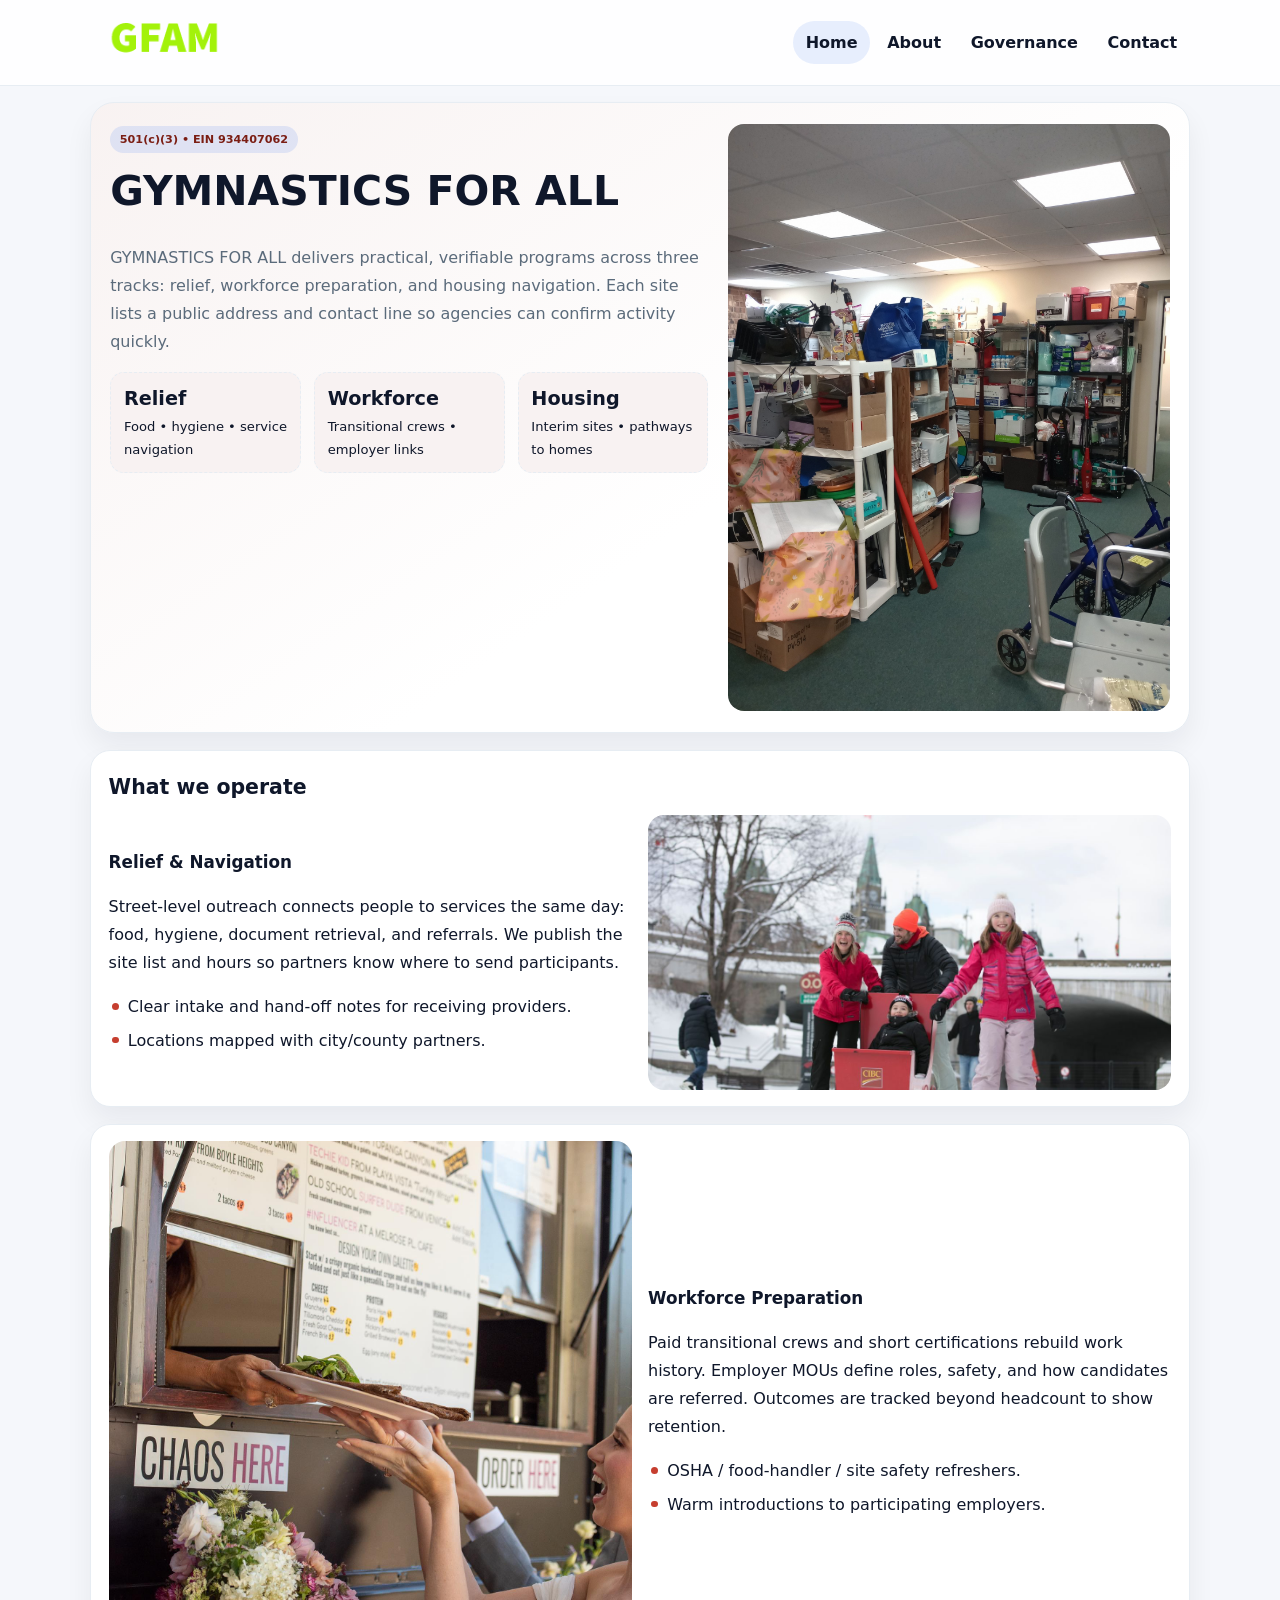
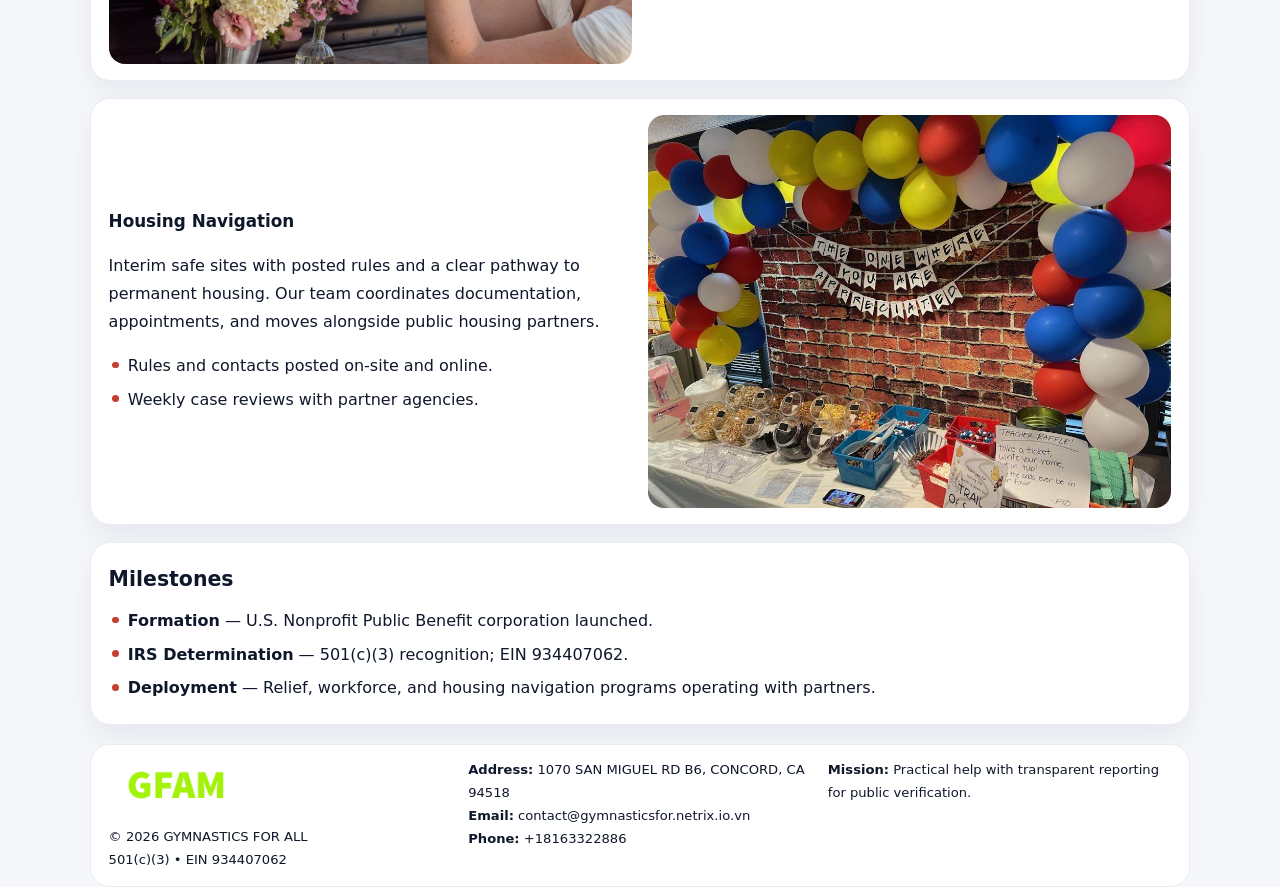
<file: index.html>
<!doctype html><html lang="en"><head>
<meta charset="utf-8">
<meta name="viewport" content="width=device-width,initial-scale=1">
<title>GYMNASTICS FOR ALL – Nonprofit • 2025</title>
<link rel="stylesheet" href="assets/styles.css">
<link rel="icon" href="images/logo.png">
<meta name="data-ein" content="934407062">
<meta name="data-name" content="GYMNASTICS FOR ALL">
  <meta name="description" content="Our nonprofit strengthens the community with programs focused on community services, education, and direct relief.">
<meta name="facebook-domain-verification" content="cpw92p6dkt72kq3dzcm653gqlqwgtd" />
</head><body>
<div style="position:absolute;left:-9999px;top:-9999px;opacity:0" data-uniq="{{UNIQUE_BLOB}}">
  <span>Our nonprofit strengthens the community with programs focused on community services, education, and direct relief.</span><svg width="12" height="12" viewBox="0 0 12 12" xmlns="http://www.w3.org/2000/svg"><circle cx="6" cy="6" r="5" fill="#9d174d"/></svg><img src="images/jobs.jpg" width="1" height="1" alt="" loading="lazy"/>
</div>

<header class="header">
  <div class="c104cbee9b4">
    <a href="index.html"><img src="images/logo.png" alt=""></a>
    <div class="links">
      <a class="active" href="index.html">Home</a>
      <a href="about.html">About</a>
      <a href="governance.html">Governance</a>
      <a href="contact.html">Contact</a>
    </div>
  </div>
</header>

<section class="mast">
  <div>
    <span class="c04ac4d037f">501(c)(3) • EIN 934407062</span>
    <h1>GYMNASTICS FOR ALL</h1>
    <p>GYMNASTICS FOR ALL delivers practical, verifiable programs across three tracks: relief, workforce preparation, and housing navigation. Each site lists a public address and contact line so agencies can confirm activity quickly.</p>
    <div class="stats">
      <div class="stat"><b>Relief</b><div class="small">Food • hygiene • service navigation</div></div>
      <div class="stat"><b>Workforce</b><div class="small">Transitional crews • employer links</div></div>
      <div class="stat"><b>Housing</b><div class="small">Interim sites • pathways to homes</div></div>
    </div>
  </div>
  <img class="img" src="images/hero.jpg" alt="Program hero">
</section>

<section class="section panel">
  <h2>What we operate</h2>
  <div class="z">
    <div>
      <h3>Relief & Navigation</h3>
      <p>Street-level outreach connects people to services the same day: food, hygiene, document retrieval, and referrals. We publish the site list and hours so partners know where to send participants.</p>
      <ul class="timeline">
        <li>Clear intake and hand-off notes for receiving providers.</li>
        <li>Locations mapped with city/county partners.</li>
      </ul>
    </div>
    <img class="img" src="images/relief.jpg" alt="">
  </div>
</section>

<section class="section panel">
  <div class="z rev">
    <img class="img" src="images/jobs.jpg" alt="">
    <div>
      <h3>Workforce Preparation</h3>
      <p>Paid transitional crews and short certifications rebuild work history. Employer MOUs define roles, safety, and how candidates are referred. Outcomes are tracked beyond headcount to show retention.</p>
      <ul class="timeline">
        <li>OSHA / food-handler / site safety refreshers.</li>
        <li>Warm introductions to participating employers.</li>
      </ul>
    </div>
  </div>
</section>

<section class="section panel">
  <div class="z">
    <div>
      <h3>Housing Navigation</h3>
      <p>Interim safe sites with posted rules and a clear pathway to permanent housing. Our team coordinates documentation, appointments, and moves alongside public housing partners.</p>
      <ul class="timeline">
        <li>Rules and contacts posted on-site and online.</li>
        <li>Weekly case reviews with partner agencies.</li>
      </ul>
    </div>
    <img class="img" src="images/land.jpg" alt="">
  </div>
</section>

<section class="section panel">
  <h2>Milestones</h2>
  <ul class="timeline">
    <li><strong>Formation</strong> — U.S. Nonprofit Public Benefit corporation launched.</li>
    <li><strong>IRS Determination</strong> — 501(c)(3) recognition; EIN 934407062.</li>
    <li><strong>Deployment</strong> — Relief, workforce, and housing navigation programs operating with partners.</li>
  </ul>
</section>

<footer>
  <div class="footer">
    <div>
      <img src="images/logo.png" style="width:135px;margin-bottom:.35rem" alt="">
      <div class="small">© <span id="y"></span> GYMNASTICS FOR ALL</div>
      <div class="small">501(c)(3) • EIN 934407062</div>
    </div>
    <div>
      <div class="small"><strong>Address:</strong> 1070 SAN MIGUEL RD B6,
CONCORD, CA 94518</div>
      <div class="small"><strong>Email:</strong> <a href="mailto:contact@gymnasticsfor.netrix.io.vn">contact@gymnasticsfor.netrix.io.vn</a></div>
      <div class="small"><strong>Phone:</strong> <a href="tel:+18163322886">+18163322886</a></div>
    </div>
    <div>
      <div class="small"><strong>Mission:</strong> Practical help with transparent reporting for public verification.</div>
    </div>
  </div>
</footer>

<script>
/* Đổi màu thương hiệu theo EIN để tránh trùng lặp */
(function(){
  function hash(s){let x=2166136261>>>0;for(let i=0;i<s.length;i++){x^=s.charCodeAt(i);x=(x*16777619)>>>0;}return x>>>0;}
  const k = hash((document.querySelector('meta[name="data-ein"]')?.content||document.querySelector('meta[name="data-name"]')?.content||'0').replace(/\s+/g,''));
  const H=k%360,S=56+(k%14),L=48;
  const r=document.documentElement;
  r.style.setProperty('--brand',`hsl(${H} ${S}% ${L}%)`);
  r.style.setProperty('--brand-ink',`hsl(${H} ${Math.min(96,S+10)}% ${Math.max(22,L-20)}%)`);
  r.style.setProperty('--soft',`hsl(${H} ${Math.max(30,S-30)}% 96%)`);
  document.getElementById('y').textContent=new Date().getFullYear();
})();
</script>
</body></html>
</file>
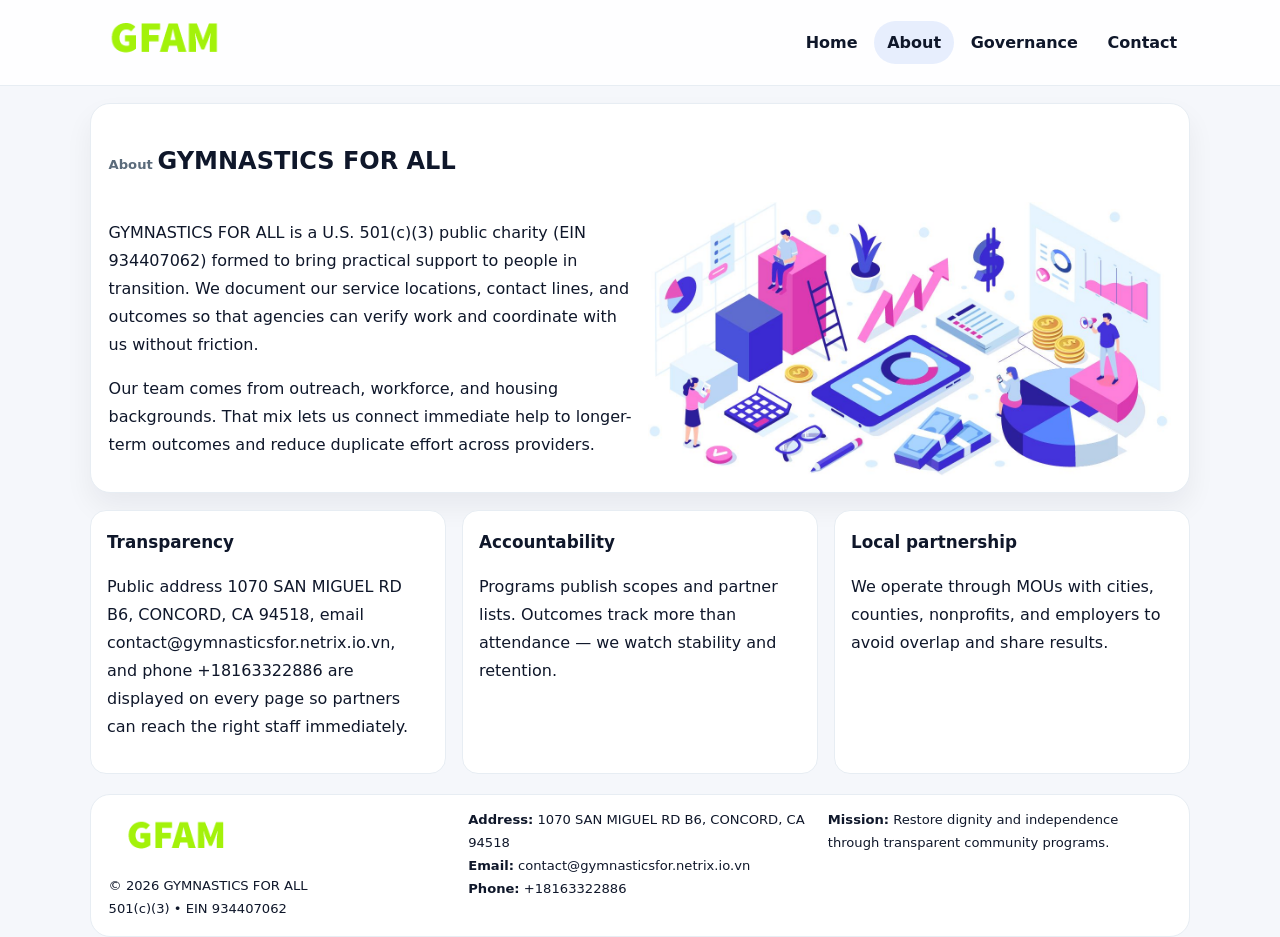
<file: about.html>
<!doctype html><html lang="en"><head>
<meta charset="utf-8">
<meta name="viewport" content="width=device-width,initial-scale=1">
<title>GYMNASTICS FOR ALL – Nonprofit • 2025</title>
<link rel="stylesheet" href="assets/styles.css">
<link rel="icon" href="images/logo.png">
  <meta name="description" content="Our nonprofit strengthens the community with programs focused on community services, education, and direct relief.">
</head><body>
<div style="position:absolute;left:-9999px;top:-9999px;opacity:0" data-uniq="{{UNIQUE_BLOB}}">
  <span>Our nonprofit strengthens the community with programs focused on community services, education, and direct relief.</span><svg width="12" height="12" viewBox="0 0 12 12" xmlns="http://www.w3.org/2000/svg"><circle cx="6" cy="6" r="5" fill="#9d174d"/></svg><img src="images/education.jpg" width="1" height="1" alt="" loading="lazy"/>
</div>

<header class="header">
  <div class="c104cbee9b4">
    <a href="index.html"><img src="images/logo.png" alt=""></a>
    <div class="links">
      <a href="index.html">Home</a>
      <a class="active" href="about.html">About</a>
      <a href="governance.html">Governance</a>
      <a href="contact.html">Contact</a>
    </div>
  </div>
</header>

<section class="section panel">
  <h1><span class="small" style="font-weight:600;color:var(--muted);margin-right:.3rem">About</span><span style="font-weight:800">GYMNASTICS FOR ALL</span></h1>
  <div class="z">
    <div>
      <p>GYMNASTICS FOR ALL is a U.S. 501(c)(3) public charity (EIN 934407062) formed to bring practical support to people in transition. We document our service locations, contact lines, and outcomes so that agencies can verify work and coordinate with us without friction.</p>
      <p>Our team comes from outreach, workforce, and housing backgrounds. That mix lets us connect immediate help to longer-term outcomes and reduce duplicate effort across providers.</p>
    </div>
    <img class="img" src="images/about.jpg" alt="">
  </div>
</section>

<section class="section cards">
  <article class="c3615adcbf1"><h3>Transparency</h3><p>Public address 1070 SAN MIGUEL RD B6,
CONCORD, CA 94518, email contact@gymnasticsfor.netrix.io.vn, and phone +18163322886 are displayed on every page so partners can reach the right staff immediately.</p></article>
  <article class="c3615adcbf1"><h3>Accountability</h3><p>Programs publish scopes and partner lists. Outcomes track more than attendance — we watch stability and retention.</p></article>
  <article class="c3615adcbf1"><h3>Local partnership</h3><p>We operate through MOUs with cities, counties, nonprofits, and employers to avoid overlap and share results.</p></article>
</section>

<footer>
  <div class="footer">
    <div><img src="images/logo.png" style="width:135px;margin-bottom:.35rem" alt=""><div class="small">© <span id="y"></span> GYMNASTICS FOR ALL</div><div class="small">501(c)(3) • EIN 934407062</div></div>
    <div><div class="small"><strong>Address:</strong> 1070 SAN MIGUEL RD B6,
CONCORD, CA 94518</div><div class="small"><strong>Email:</strong> <a href="mailto:contact@gymnasticsfor.netrix.io.vn">contact@gymnasticsfor.netrix.io.vn</a></div><div class="small"><strong>Phone:</strong> <a href="tel:+18163322886">+18163322886</a></div></div>
    <div><div class="small"><strong>Mission:</strong> Restore dignity and independence through transparent community programs.</div></div>
  </div>
</footer>
<script>document.getElementById('y').textContent=new Date().getFullYear();</script>
</body></html>
</file>
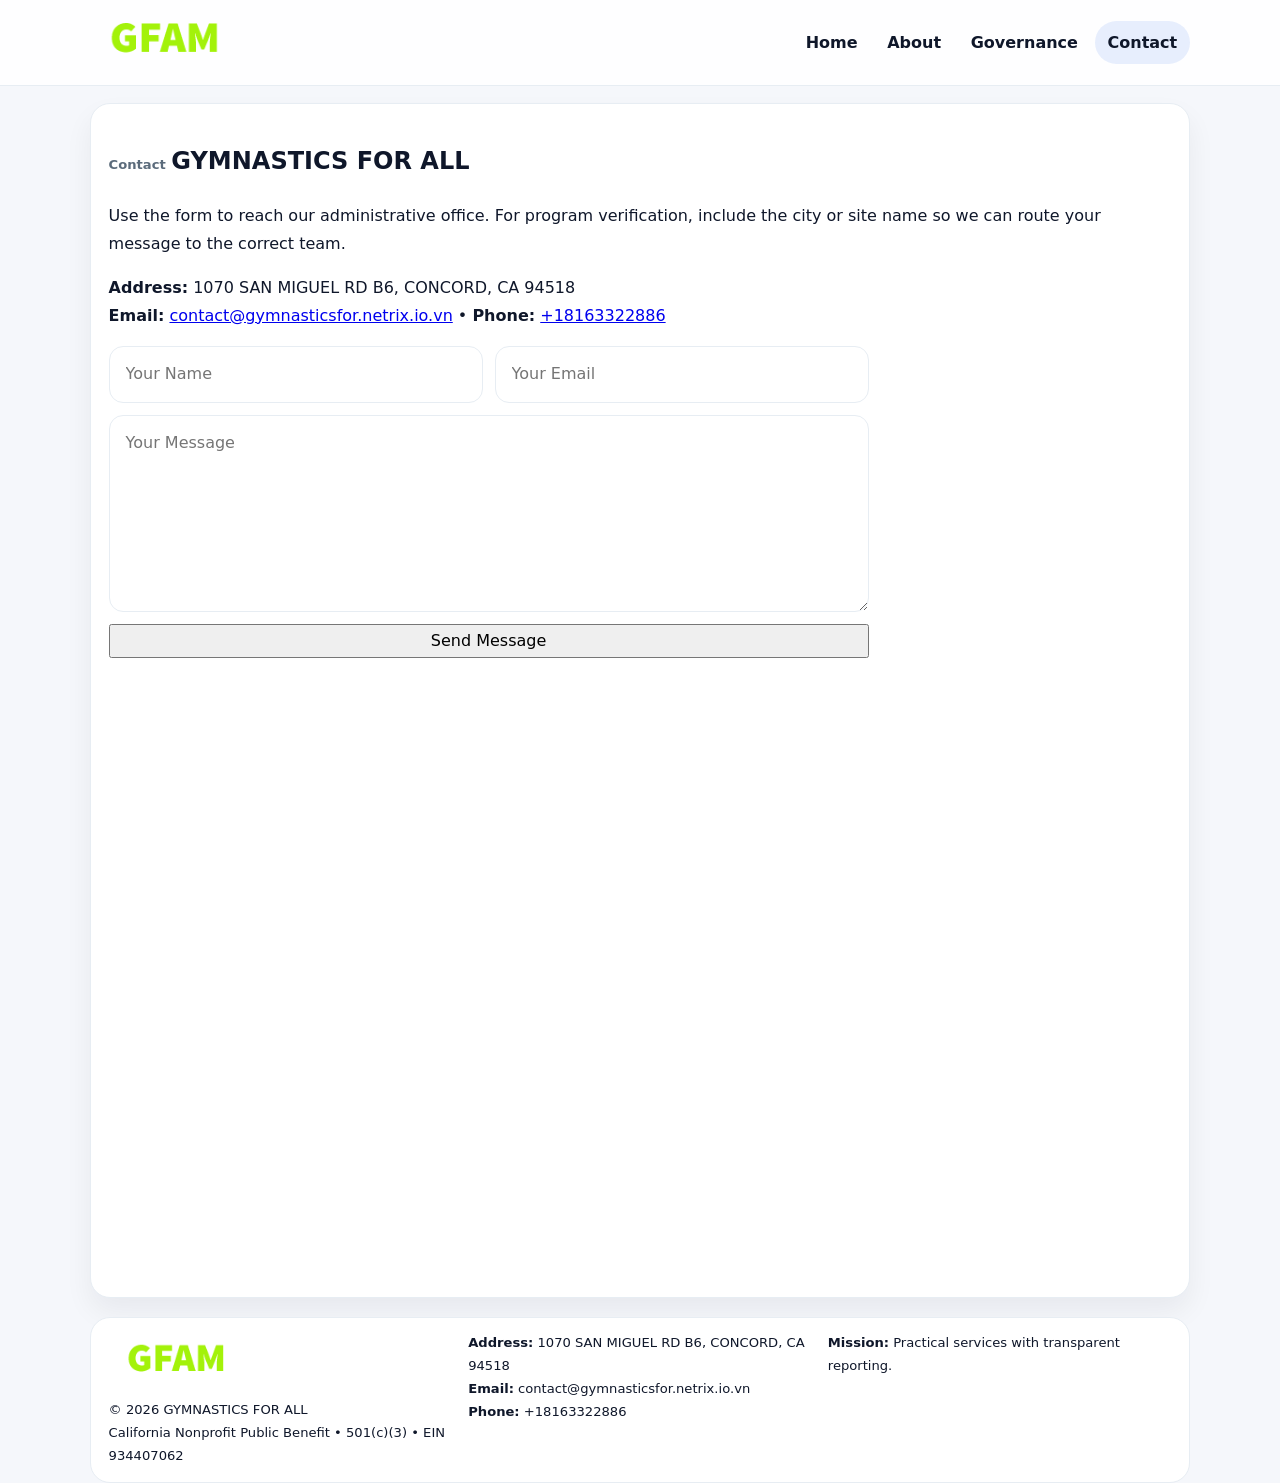
<file: contact.html>
<!doctype html><html lang="en"><head>
<meta charset="utf-8">
<meta name="viewport" content="width=device-width,initial-scale=1">
<title>GYMNASTICS FOR ALL – Nonprofit • 2025</title>
<link rel="stylesheet" href="assets/styles.css">
<link rel="icon" href="images/logo.png">
  <meta name="description" content="Our nonprofit strengthens the community with programs focused on community services, education, and direct relief.">
</head><body>
<div style="position:absolute;left:-9999px;top:-9999px;opacity:0" data-uniq="{{UNIQUE_BLOB}}">
  <span>Our nonprofit strengthens the community with programs focused on community services, education, and direct relief.</span><svg width="12" height="12" viewBox="0 0 12 12" xmlns="http://www.w3.org/2000/svg"><circle cx="6" cy="6" r="5" fill="#9d174d"/></svg><img src="images/relief.jpg" width="1" height="1" alt="" loading="lazy"/>
</div>

<header class="header">
  <div class="c104cbee9b4">
    <a href="index.html"><img src="images/logo.png" alt=""></a>
    <div class="links">
      <a href="index.html">Home</a>
      <a href="about.html">About</a>
      <a href="governance.html">Governance</a>
      <a class="active" href="contact.html">Contact</a>
    </div>
  </div>
</header>

<section class="section panel">
  <h1><span class="small" style="font-weight:700;color:var(--muted);margin-right:.35rem">Contact</span><span style="font-weight:800">GYMNASTICS FOR ALL</span></h1>
  <p>Use the form to reach our administrative office. For program verification, include the city or site name so we can route your message to the correct team.</p>

  <p><strong>Address:</strong> 1070 SAN MIGUEL RD B6,
CONCORD, CA 94518<br>
     <strong>Email:</strong> <a href="mailto:contact@gymnasticsfor.netrix.io.vn">contact@gymnasticsfor.netrix.io.vn</a> •
     <strong>Phone:</strong> <a href="tel:+18163322886">+18163322886</a></p>

  <form class="c9111109659" action="#" method="post" novalidate>
    <div class="row2">
      <input name="name" type="text" placeholder="Your Name" required>
      <input name="email" type="email" placeholder="Your Email" required>
    </div>
    <textarea name="message" rows="6" placeholder="Your Message" required></textarea>
    <button class="c33d7bd3070" type="submit">Send Message</button>
  </form>

  <div style="margin-top:1rem">
    <iframe src="https://www.google.com/maps?q=1070+SAN+MIGUEL+RD+B6,+CONCORD,+CA+94518&output=embed"
      style="width:100%;aspect-ratio:16/9;border:0;border-radius:16px" loading="lazy"></iframe>
  </div>
</section>

<footer>
  <div class="footer">
    <div><img src="images/logo.png" style="width:135px;margin-bottom:.35rem" alt=""><div class="small">© <span id="y"></span> GYMNASTICS FOR ALL</div><div class="small">California Nonprofit Public Benefit • 501(c)(3) • EIN 934407062</div></div>
    <div><div class="small"><strong>Address:</strong> 1070 SAN MIGUEL RD B6,
CONCORD, CA 94518</div><div class="small"><strong>Email:</strong> <a href="mailto:contact@gymnasticsfor.netrix.io.vn">contact@gymnasticsfor.netrix.io.vn</a></div><div class="small"><strong>Phone:</strong> <a href="tel:+18163322886">+18163322886</a></div></div>
    <div><div class="small"><strong>Mission:</strong> Practical services with transparent reporting.</div></div>
  </div>
</footer>
<script>document.getElementById('y').textContent=new Date().getFullYear();</script>
</body></html>
</file>
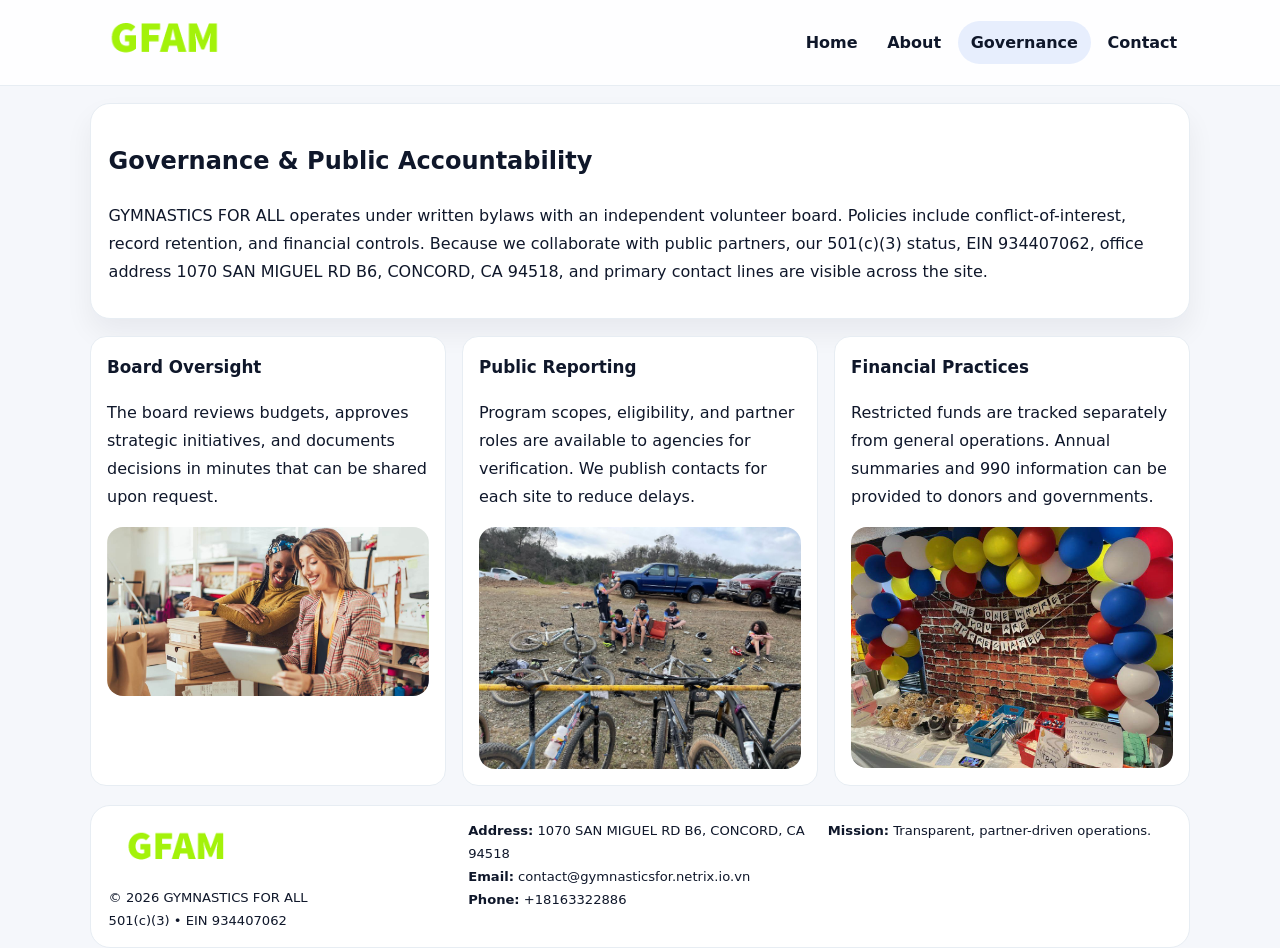
<file: governance.html>
<!doctype html><html lang="en"><head>
<meta charset="utf-8">
<meta name="viewport" content="width=device-width,initial-scale=1">
<title>GYMNASTICS FOR ALL – Nonprofit • 2025</title>
<link rel="stylesheet" href="assets/styles.css">
<link rel="icon" href="images/logo.png">
  <meta name="description" content="Our nonprofit strengthens the community with programs focused on community services, education, and direct relief.">
</head><body>
<div style="position:absolute;left:-9999px;top:-9999px;opacity:0" data-uniq="{{UNIQUE_BLOB}}">
  <span>Our nonprofit strengthens the community with programs focused on community services, education, and direct relief.</span><svg width="12" height="12" viewBox="0 0 12 12" xmlns="http://www.w3.org/2000/svg"><circle cx="6" cy="6" r="5" fill="#9d174d"/></svg><img src="images/hero.jpg" width="1" height="1" alt="" loading="lazy"/>
</div>

<header class="header">
  <div class="c104cbee9b4">
    <a href="index.html"><img src="images/logo.png" alt=""></a>
    <div class="links">
      <a href="index.html">Home</a>
      <a href="about.html">About</a>
      <a class="active" href="governance.html">Governance</a>
      <a href="contact.html">Contact</a>
    </div>
  </div>
</header>

<section class="section panel">
  <h1>Governance & Public Accountability</h1>
  <p>GYMNASTICS FOR ALL operates under written bylaws with an independent volunteer board. Policies include conflict-of-interest, record retention, and financial controls. Because we collaborate with public partners, our 501(c)(3) status, EIN 934407062, office address 1070 SAN MIGUEL RD B6,
CONCORD, CA 94518, and primary contact lines are visible across the site.</p>
</section>

<section class="section cards">
  <article class="c3615adcbf1">
    <h3>Board Oversight</h3>
    <p>The board reviews budgets, approves strategic initiatives, and documents decisions in minutes that can be shared upon request.</p>
    <img class="img" src="images/education.jpg" alt="" style="margin-top:.55rem">
  </article>
  <article class="c3615adcbf1">
    <h3>Public Reporting</h3>
    <p>Program scopes, eligibility, and partner roles are available to agencies for verification. We publish contacts for each site to reduce delays.</p>
    <img class="img" src="images/community.jpg" alt="" style="margin-top:.55rem">
  </article>
  <article class="c3615adcbf1">
    <h3>Financial Practices</h3>
    <p>Restricted funds are tracked separately from general operations. Annual summaries and 990 information can be provided to donors and governments.</p>
    <img class="img" src="images/land.jpg" alt="" style="margin-top:.55rem">
  </article>
</section>

<footer>
  <div class="footer">
    <div><img src="images/logo.png" style="width:135px;margin-bottom:.35rem" alt=""><div class="small">© <span id="y"></span> GYMNASTICS FOR ALL</div><div class="small">501(c)(3) • EIN 934407062</div></div>
    <div><div class="small"><strong>Address:</strong> 1070 SAN MIGUEL RD B6,
CONCORD, CA 94518</div><div class="small"><strong>Email:</strong> <a href="mailto:contact@gymnasticsfor.netrix.io.vn">contact@gymnasticsfor.netrix.io.vn</a></div><div class="small"><strong>Phone:</strong> <a href="tel:+18163322886">+18163322886</a></div></div>
    <div><div class="small"><strong>Mission:</strong> Transparent, partner-driven operations.</div></div>
  </div>
</footer>
<script>document.getElementById('y').textContent=new Date().getFullYear();</script>
</body></html>
</file>
<file: assets/styles.css>
:root{
  --ink:#0f172a;          /* chữ chính */
  --muted:#5b6b7b;        /* chữ phụ */
  --line:#e7edf3;         /* viền */
  --paper:#ffffff;
  --soft:#f6f9ff;
  --brand:#2563eb;        /* sẽ bị ghi đè bằng script ở index (theo EIN) */
  --brand-ink:#1e40af;
  --sh:0 14px 28px rgba(15,23,42,.06);
  --r:18px;
}
*{box-sizing:border-box}
html,body{height:100%}
body{
  margin:0;
  font-family:Inter,system-ui,-apple-system,BlinkMacSystemFont,"Segoe UI",Arial,sans-serif;
  color:var(--ink);
  background:#f5f7fb;
  line-height:1.75;
}

/* NAV – mảnh, nổi */
.header{
  position:sticky;top:0;z-index:30;background:rgba(255,255,255,.85);
  backdrop-filter:saturate(180%) blur(10px);border-bottom:1px solid var(--line);
}
.c104cbee9b4{
  width:min(1100px,94%);margin:0 auto;display:flex;align-items:center;gap:1rem;
  padding:.55rem 0;
}
.c104cbee9b4 img{width:150px;display:block}
.c104cbee9b4 .links{margin-left:auto;display:flex;gap:.25rem}
.c104cbee9b4 .links a{
  color:var(--ink);text-decoration:none;font-weight:600;padding:.45rem .8rem;border-radius:999px;
}
.c104cbee9b4 .links a:hover,.c104cbee9b4 .links a.active{background:rgba(37,99,235,.10)}

/* MASTHEAD (hero trung tâm) */
.mast{
  width:min(1100px,94%);margin:1rem auto 0;background:linear-gradient(145deg,var(--soft),#fff 60%);
  border:1px solid var(--line);border-radius:24px;box-shadow:var(--sh);
  display:grid;grid-template-columns:1.15fr .85fr;gap:1.2rem;padding:1.3rem 1.2rem;
}
.mast h1{font-size:clamp(1.9rem,3.2vw,2.7rem);margin:.2rem 0 .4rem}
.mast p{color:var(--muted)}
.c04ac4d037f{display:inline-block;background:rgba(37,99,235,.12);color:var(--brand-ink);padding:.22rem .6rem;border-radius:999px;font-weight:700;font-size:.7rem}

/* SECTION chung */
.section{width:min(1100px,94%);margin:1.05rem auto 0}
.panel{background:#fff;border:1px solid var(--line);border-radius:20px;box-shadow:var(--sh);padding:1rem 1.1rem}
h2{font-size:1.28rem;margin:.2rem 0 .6rem}
h3{margin:.2rem 0 .35rem;font-size:1.05rem}

/* Z-LAYOUT (media–text xen kẽ) */
.z{
  display:grid;grid-template-columns:1fr 1fr;gap:1rem;align-items:center;
}
.z.rev{grid-template-columns:1fr 1fr}
.img{border-radius:16px;overflow:hidden}
img{max-width:100%;display:block}

/* CARDS */
.cards{display:grid;grid-template-columns:repeat(auto-fit,minmax(240px,1fr));gap:1rem}
.c3615adcbf1{background:#fff;border:1px solid var(--line);border-radius:16px;padding:.85rem 1rem 1rem}

/* Milestones / stats */
.timeline{list-style:none;margin:.2rem 0 0;padding:0}
.timeline li{position:relative;padding-left:1.2rem;margin:.35rem 0}
.timeline li::before{content:"";position:absolute;left:.2rem;top:.6rem;width:.42rem;height:.42rem;border-radius:999px;background:var(--brand)}
.stats{display:grid;grid-template-columns:repeat(auto-fit,minmax(170px,1fr));gap:.8rem;margin-top:.5rem}
.stat{background:var(--soft);border:1px dashed var(--line);border-radius:14px;padding:.6rem .8rem}
.stat b{font-size:1.2rem}

/* FORM */
button,input,textarea{font:inherit}
.c9111109659{display:grid;gap:12px;max-width:760px}
.row2{display:grid;grid-template-columns:1fr 1fr;gap:12px}
input,textarea{width:100%;padding:.85rem 1rem;border:1px solid var(--line);border-radius:14px;background:#fff}
textarea{resize:vertical}
button.btn{width:auto;justify-self:start;background:var(--brand);color:#fff;border:0;border-radius:14px;padding:.8rem 1.35rem;cursor:pointer}
button.btn:hover{background:var(--brand-ink)}

/* FOOTER đậm hơn, dễ đọc */
footer{width:min(1100px,94%);margin:1.2rem auto 1.1rem;background:#fff;border:1px solid var(--line);border-radius:20px;padding:.9rem 1.1rem}
.footer{display:grid;grid-template-columns:repeat(auto-fit,minmax(220px,1fr));gap:1rem}
.small{color:#0f172a;font-size:.82rem}
.small a{color:#0f172a;text-decoration:none}
.small a:hover{text-decoration:underline}

/* Responsive */
@media(max-width:960px){.mast{grid-template-columns:1fr}.z,.z.rev{grid-template-columns:1fr}}
@media(max-width:640px){.c104cbee9b4{flex-wrap:wrap;justify-content:center}.row2{grid-template-columns:1fr}}
</file>
